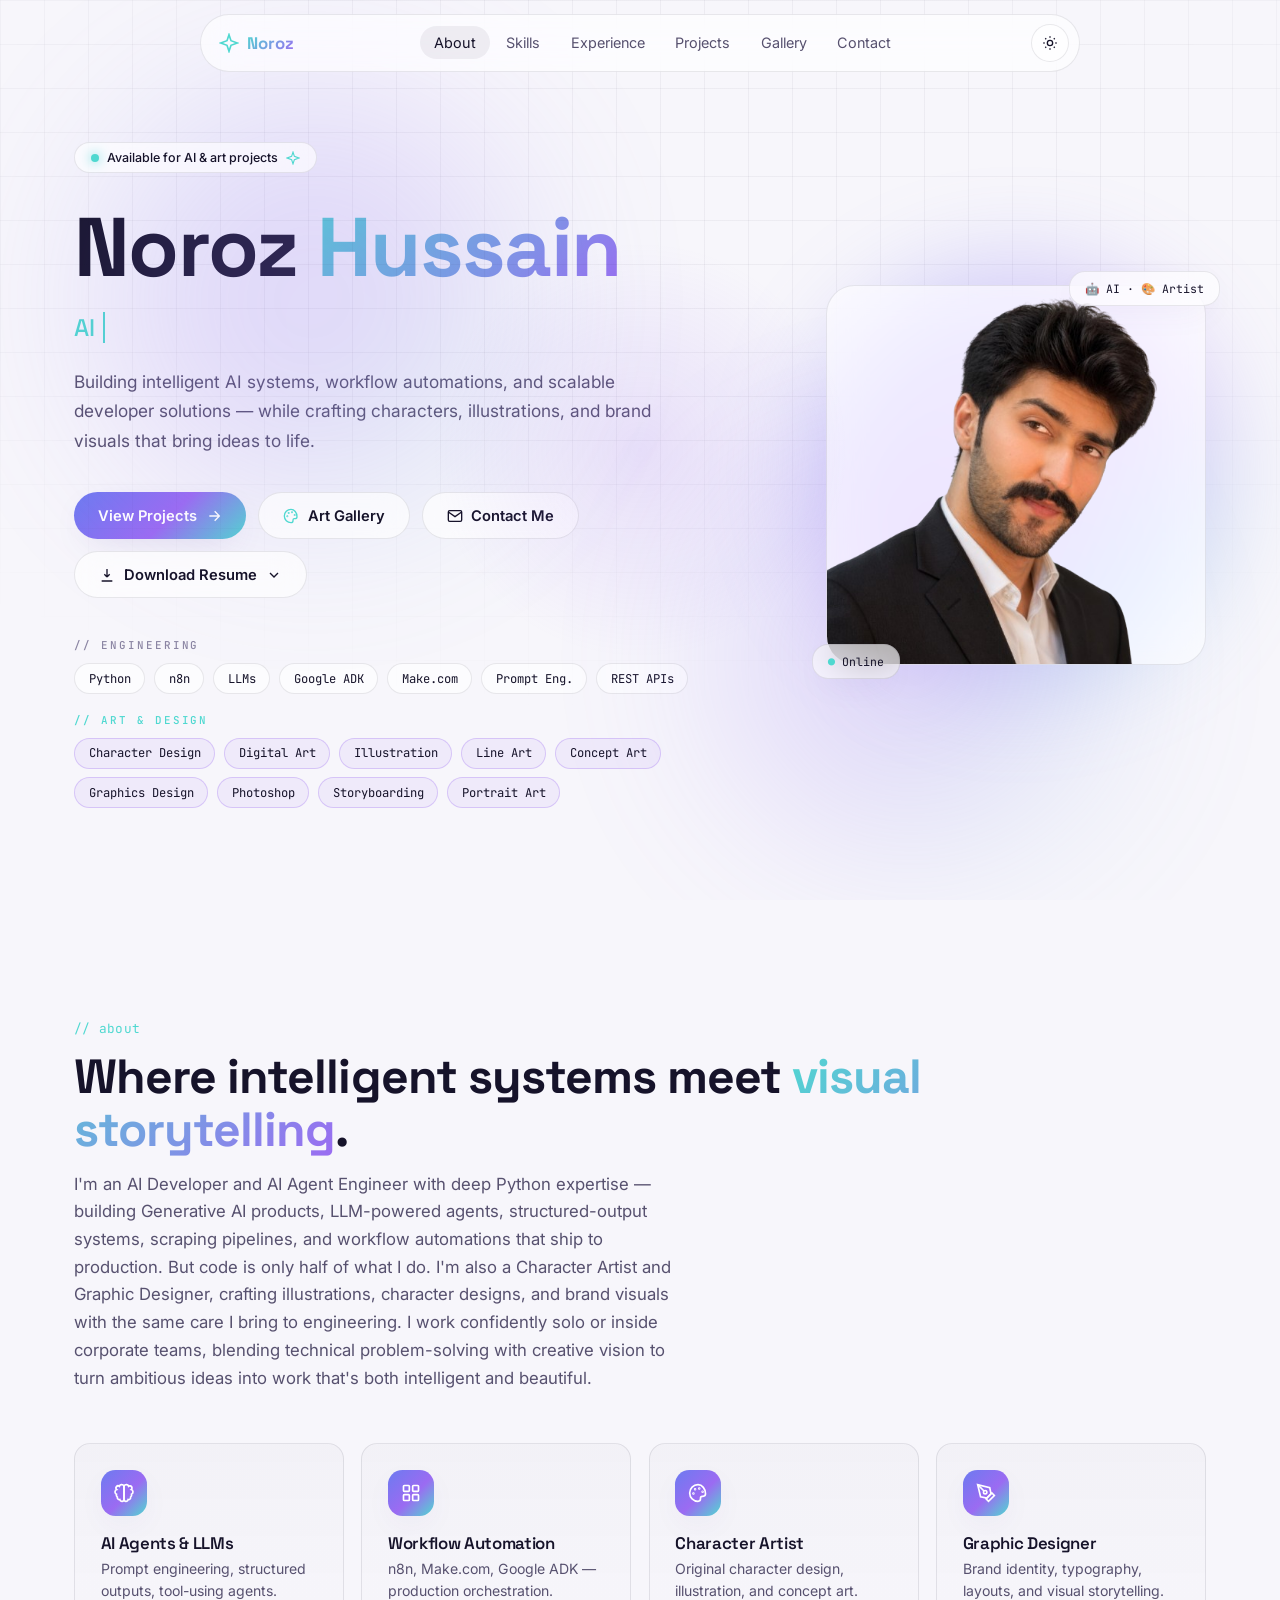
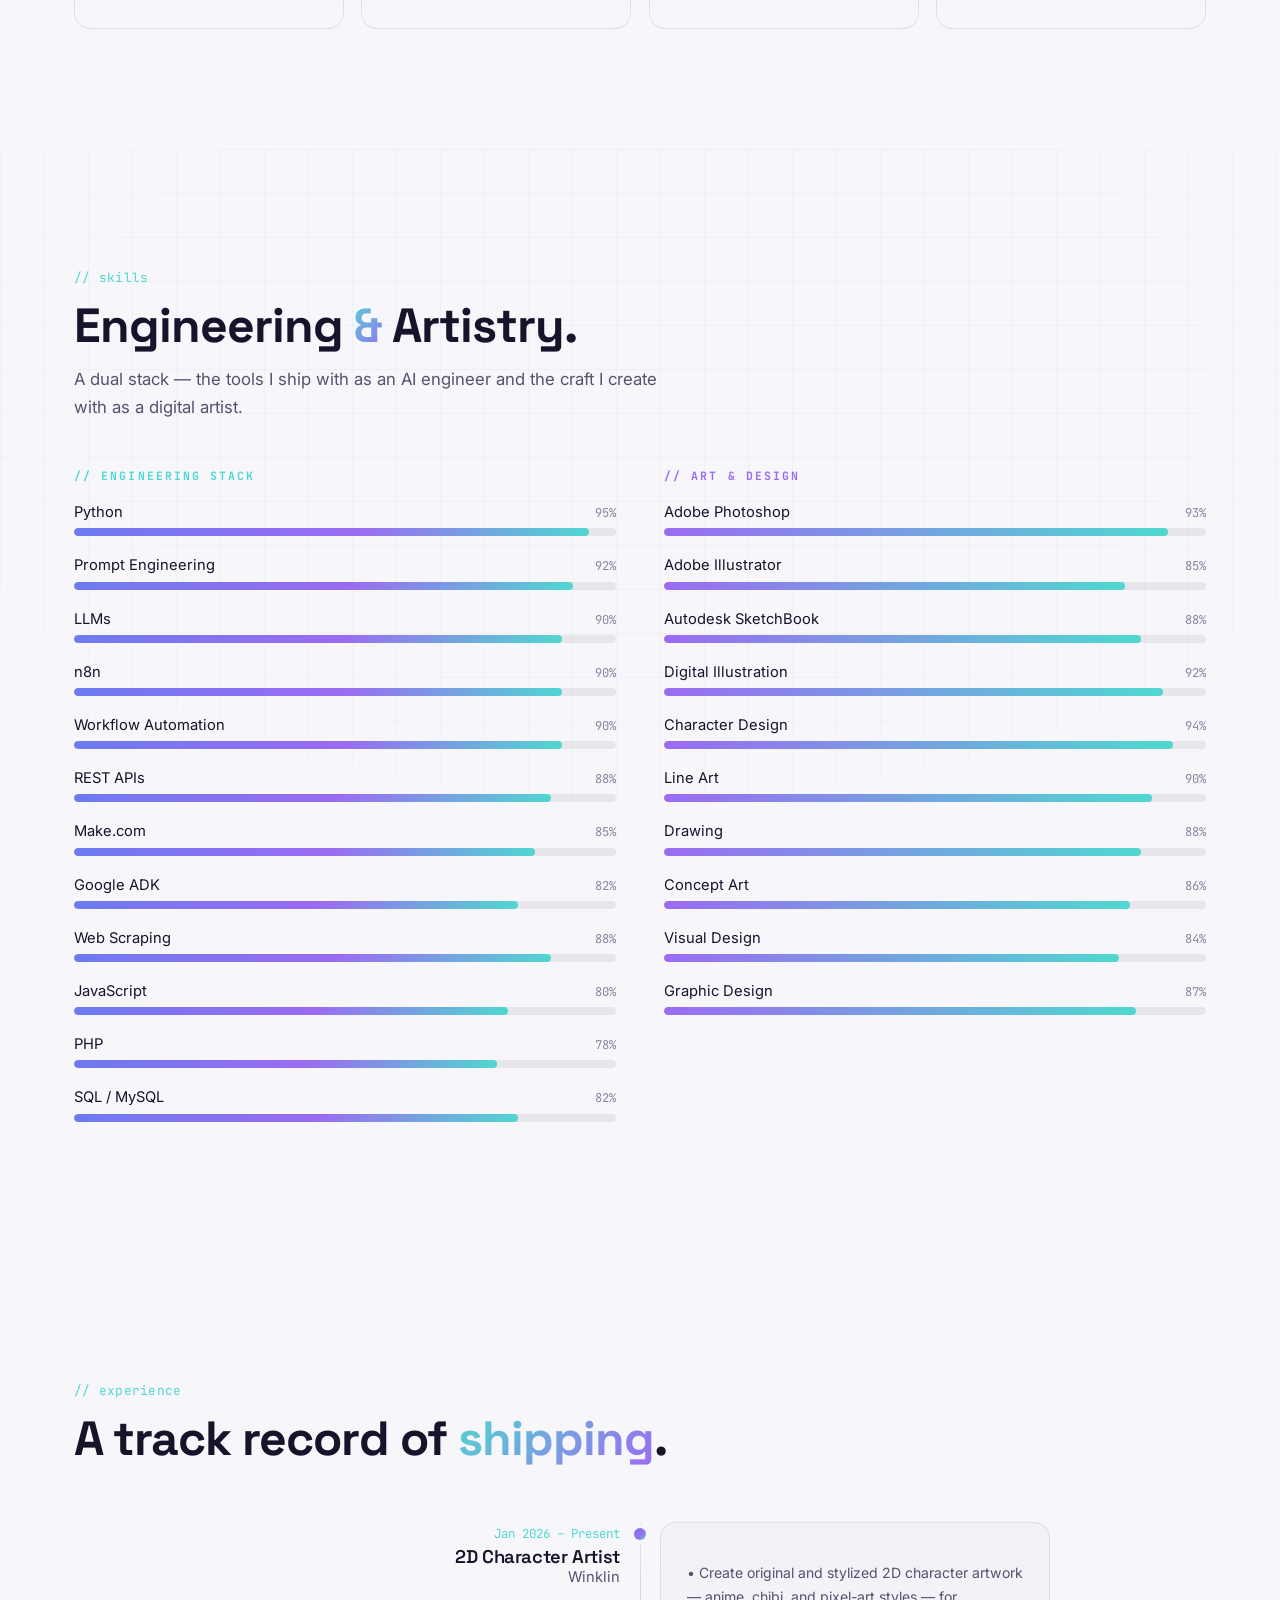
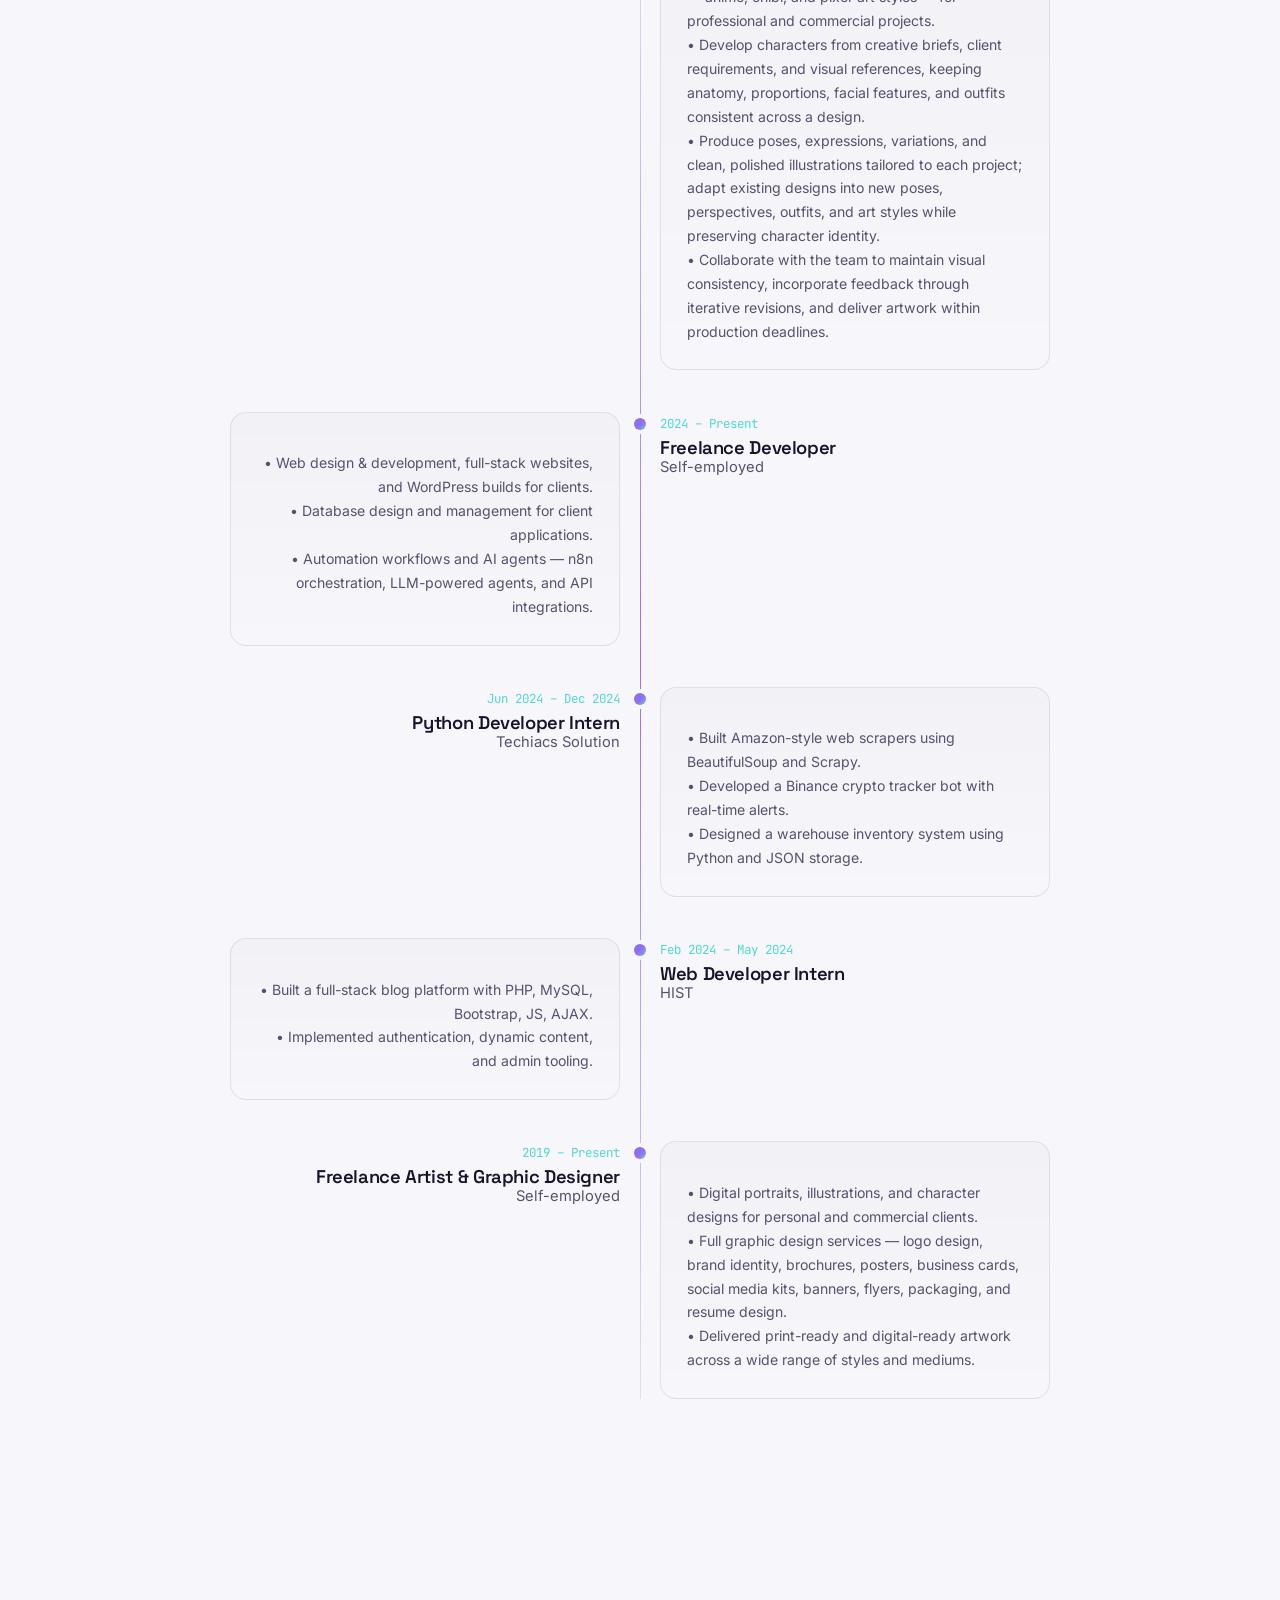
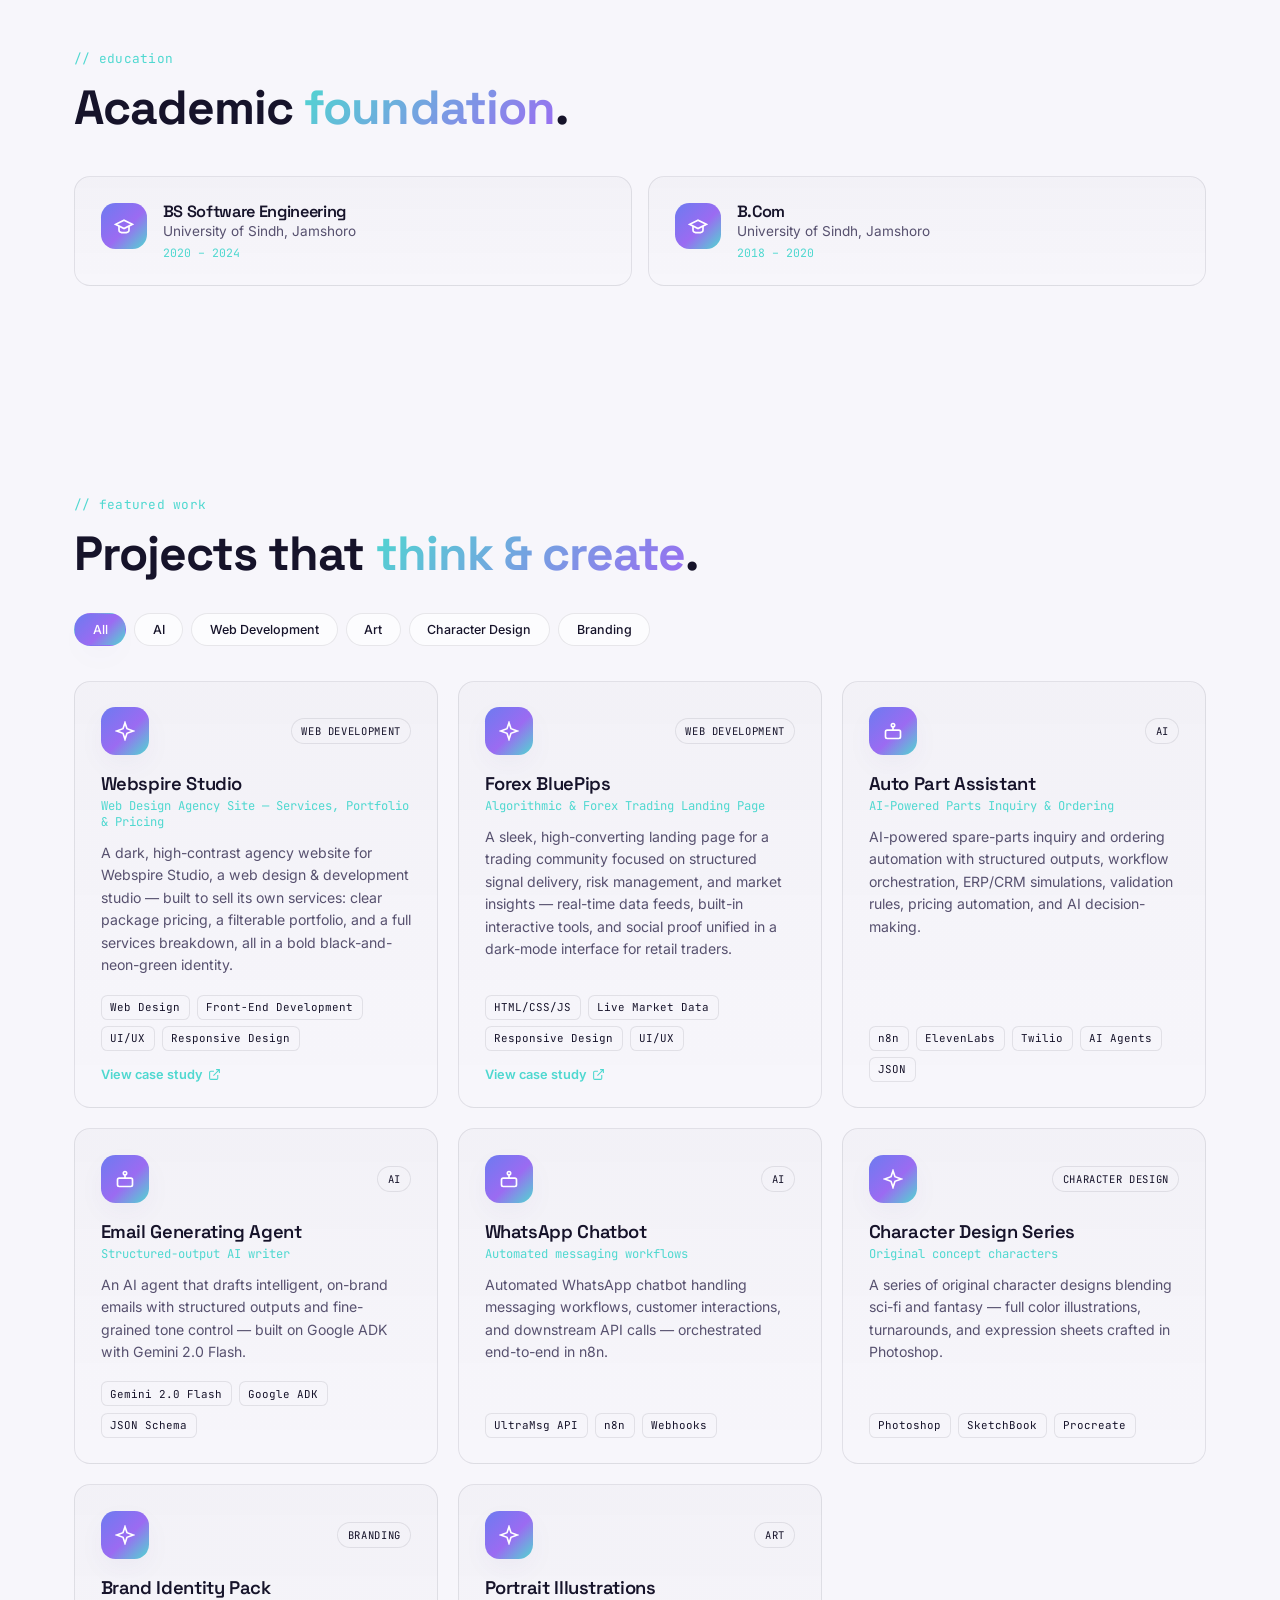
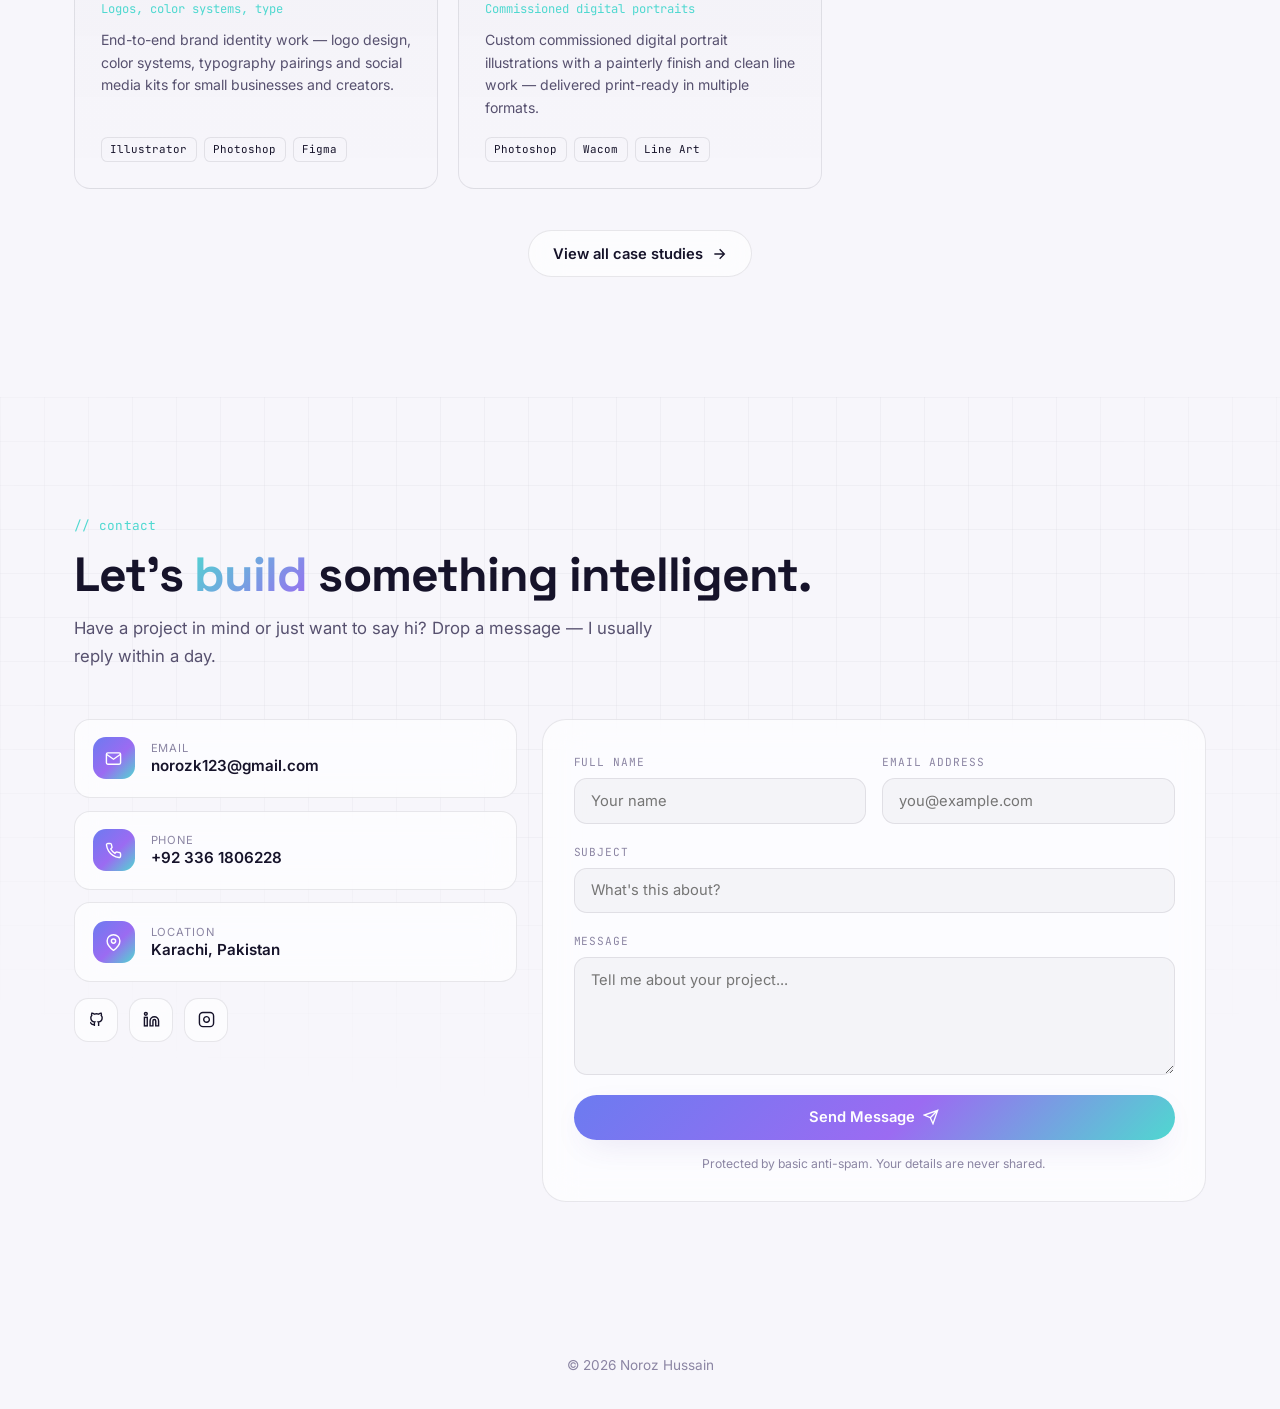
<file: index.html>
<!DOCTYPE html>
<html lang="en">
<head>
<meta charset="UTF-8">
<meta name="viewport" content="width=device-width, initial-scale=1.0">
<title>Noroz Hussain — AI Agent Engineer &amp; Character Artist</title>
<meta name="description" content="Noroz Hussain is an AI Agent Engineer and Python developer building LLM-powered agents and workflow automations, and a character artist &amp; graphic designer crafting illustrations and brand visuals.">
<meta name="keywords" content="Noroz Hussain, AI Agent Engineer, AI Developer, Python Developer, n8n Automation, Character Artist, Graphic Designer, Portfolio, Hyderabad Pakistan">
<meta name="author" content="Noroz Hussain">
<link rel="canonical" href="https://norozhussain.com/">

<!-- Open Graph -->
<meta property="og:type" content="website">
<meta property="og:title" content="Noroz Hussain — AI Agent Engineer & Character Artist">
<meta property="og:description" content="Building intelligent AI systems and workflow automations — while crafting characters, illustrations, and brand visuals.">
<meta property="og:image" content="assets/img/profile.png">
<meta property="og:url" content="https://norozhussain.com/">
<meta name="twitter:card" content="summary_large_image">
<meta name="twitter:title" content="Noroz Hussain — AI Agent Engineer & Character Artist">
<meta name="twitter:description" content="AI systems, workflow automation, character art and brand design.">
<meta name="twitter:image" content="assets/img/profile.png">

<link rel="icon" type="image/svg+xml" href="assets/img/favicon.svg">
<link rel="alternate icon" href="assets/img/favicon.ico">
<link rel="stylesheet" href="css/style.css">
<link rel="manifest" href="site.webmanifest">
<meta name="theme-color" content="#0d0b16">

<script type="application/ld+json">
{
  "@context": "https://schema.org",
  "@type": "Person",
  "name": "Noroz Hussain",
  "jobTitle": ["AI Agent Engineer", "Character Artist", "Graphic Designer"],
  "url": "https://norozhussain.com/",
  "email": "mailto:norozk123@gmail.com",
  "sameAs": [
    "https://github.com/khannoroz",
    "https://www.linkedin.com/in/noroz-hussain-786a731b7/",
    "https://www.instagram.com/noroz_khan_art/"
  ],
  "address": { "@type": "PostalAddress", "addressLocality": "Hyderabad", "addressCountry": "Pakistan" }
}
</script>
</head>
<body>

<div id="preloader"><p class="mark">Noroz<span>.</span></p></div>

<div id="mouse-glow"></div>

<!-- ===== Navbar ===== -->
<header id="navbar">
  <nav class="nav-inner glass">
    <a href="#hero" class="brand">
      <svg viewBox="0 0 24 24" fill="none" stroke="currentColor" stroke-width="2"><path d="M12 2l2.4 7.2L22 12l-7.6 2.8L12 22l-2.4-7.2L2 12l7.6-2.8z"/></svg>
      <span class="text-gradient">Noroz</span>
    </a>
    <div class="nav-links">
      <a href="#about">About</a>
      <a href="#skills">Skills</a>
      <a href="#experience">Experience</a>
      <a href="projects.html">Projects</a>
      <a href="gallery.html">Gallery</a>
      <a href="#contact">Contact</a>
    </div>
    <div class="nav-actions">
      <button class="icon-btn" id="theme-toggle" aria-label="Toggle theme">
        <svg class="moon" viewBox="0 0 24 24" fill="none" stroke="currentColor" stroke-width="2"><path d="M21 12.79A9 9 0 1111.21 3 7 7 0 0021 12.79z"/></svg>
        <svg class="sun" viewBox="0 0 24 24" fill="none" stroke="currentColor" stroke-width="2"><circle cx="12" cy="12" r="4"/><path d="M12 2v2M12 20v2M4.9 4.9l1.4 1.4M17.7 17.7l1.4 1.4M2 12h2M20 12h2M4.9 19.1l1.4-1.4M17.7 6.3l1.4-1.4"/></svg>
      </button>
      <button class="icon-btn" id="nav-toggle" aria-label="Open menu">
        <svg viewBox="0 0 24 24" fill="none" stroke="currentColor" stroke-width="2"><path d="M4 7h16M4 12h16M4 17h16"/></svg>
      </button>
    </div>
  </nav>
</header>

<div id="mobile-menu">
  <a href="#about">About</a>
  <a href="#skills">Skills</a>
  <a href="#experience">Experience</a>
  <a href="projects.html">Projects</a>
  <a href="gallery.html">Gallery</a>
  <a href="#contact">Contact</a>
</div>

<main>
  <!-- ===== Hero ===== -->
  <section id="hero" class="hero">
    <div class="bg-grid"></div>
    <div class="bg-orb" style="width:420px;height:420px;top:10%;left:8%;"></div>
    <div class="bg-orb" style="width:380px;height:380px;bottom:6%;right:14%;animation-delay:2s;"></div>

    <div class="container hero-grid">
      <div>
        <div class="badge-pill glass">
          <span class="dot-live"></span> Available for AI &amp; art projects
          <svg width="14" height="14" viewBox="0 0 24 24" fill="none" stroke="currentColor" stroke-width="2" style="color:var(--cyan)"><path d="M12 2l2.4 7.2L22 12l-7.6 2.8L12 22l-2.4-7.2L2 12l7.6-2.8z"/></svg>
        </div>

        <h1>Noroz <span class="text-gradient">Hussain</span></h1>

        <div class="hero-roles">
          <span id="role-typed"></span>
        </div>

        <p class="lead">Building intelligent AI systems, workflow automations, and scalable developer solutions — while crafting characters, illustrations, and brand visuals that bring ideas to life.</p>

        <div class="hero-actions">
          <a href="#projects" class="btn btn-primary">View Projects
            <svg viewBox="0 0 24 24" fill="none" stroke="currentColor" stroke-width="2"><path d="M5 12h14M13 5l7 7-7 7"/></svg>
          </a>
          <a href="gallery.html" class="btn btn-ghost">
            <svg viewBox="0 0 24 24" fill="none" stroke="currentColor" stroke-width="2" style="color:var(--cyan)"><circle cx="13.5" cy="6.5" r=".5"/><circle cx="17.5" cy="10.5" r=".5"/><circle cx="8.5" cy="7.5" r=".5"/><circle cx="6.5" cy="12.5" r=".5"/><path d="M12 2a10 10 0 100 20 3 3 0 003-3v-1a2 2 0 012-2h1a3 3 0 003-3c0-6-4-11-9-11z"/></svg>
            Art Gallery
          </a>
          <a href="#contact" class="btn btn-ghost">
            <svg viewBox="0 0 24 24" fill="none" stroke="currentColor" stroke-width="2"><rect x="2" y="4" width="20" height="16" rx="2"/><path d="M22 6l-10 7L2 6"/></svg>
            Contact Me
          </a>
          <div class="resume-dd">
            <button type="button" class="btn btn-ghost" id="resume-toggle" aria-haspopup="true" aria-expanded="false">
              <svg viewBox="0 0 24 24" fill="none" stroke="currentColor" stroke-width="2"><path d="M12 3v12m0 0l-4-4m4 4l4-4M4 21h16"/></svg>
              Download Resume
              <svg class="resume-caret" viewBox="0 0 24 24" fill="none" stroke="currentColor" stroke-width="2" width="14" height="14"><path d="M6 9l6 6 6-6"/></svg>
            </button>
            <div class="resume-menu" id="resume-menu">
              <a href="assets/resume/Noroz-Hussain-Resume.pdf" download class="resume-menu-item">
                <svg viewBox="0 0 24 24" fill="none" stroke="currentColor" stroke-width="2"><rect x="2" y="4" width="20" height="16" rx="2"/><path d="M22 6l-10 7L2 6"/></svg>
                <span><strong>Developer CV</strong><small>AI &amp; software engineering</small></span>
              </a>
              <a href="assets/resume/Noroz-Hussain-Artist-CV.pdf" download class="resume-menu-item">
                <svg viewBox="0 0 24 24" fill="none" stroke="currentColor" stroke-width="2" style="color:var(--cyan)"><circle cx="13.5" cy="6.5" r=".5"/><circle cx="17.5" cy="10.5" r=".5"/><circle cx="8.5" cy="7.5" r=".5"/><circle cx="6.5" cy="12.5" r=".5"/><path d="M12 2a10 10 0 100 20 3 3 0 003-3v-1a2 2 0 012-2h1a3 3 0 003-3c0-6-4-11-9-11z"/></svg>
                <span><strong>Artist CV</strong><small>Character design &amp; illustration</small></span>
              </a>
            </div>
          </div>
        </div>

        <div class="badge-groups">
          <div>
            <h4>// engineering</h4>
            <div class="chip-row">
              <span class="chip chip--tech">Python</span>
              <span class="chip chip--tech">n8n</span>
              <span class="chip chip--tech">LLMs</span>
              <span class="chip chip--tech">Google ADK</span>
              <span class="chip chip--tech">Make.com</span>
              <span class="chip chip--tech">Prompt Eng.</span>
              <span class="chip chip--tech">REST APIs</span>
            </div>
          </div>
          <div>
            <h4 class="art-label">// art &amp; design</h4>
            <div class="chip-row">
              <span class="chip chip--art">Character Design</span>
              <span class="chip chip--art">Digital Art</span>
              <span class="chip chip--art">Illustration</span>
              <span class="chip chip--art">Line Art</span>
              <span class="chip chip--art">Concept Art</span>
              <span class="chip chip--art">Graphics Design</span>
              <span class="chip chip--art">Photoshop</span>
              <span class="chip chip--art">Storyboarding</span>
              <span class="chip chip--art">Portrait Art</span>
            </div>
          </div>
        </div>
      </div>

      <div class="hero-portrait">
        <div class="glow-ring"></div>
        <div class="portrait-frame glass">
          <img src="assets/img/profile.png" alt="Noroz Hussain — AI Developer and Character Artist" width="493" height="506">
        </div>
        <div class="float-tag bl glass"><span style="color:var(--cyan)">●</span> Online</div>
        <div class="float-tag tl glass">🤖 AI · 🎨 Artist</div>
      </div>
    </div>
  </section>

  <!-- ===== About ===== -->
  <section id="about" class="section">
    <div class="container">
      <div class="reveal">
        <p class="eyebrow">// about</p>
        <h2 class="section-title">Where intelligent systems meet <span class="text-gradient">visual storytelling</span>.</h2>
      </div>
      <p class="section-lead reveal">I'm an AI Developer and AI Agent Engineer with deep Python expertise — building Generative AI products, LLM-powered agents, structured-output systems, scraping pipelines, and workflow automations that ship to production. But code is only half of what I do. I'm also a Character Artist and Graphic Designer, crafting illustrations, character designs, and brand visuals with the same care I bring to engineering. I work confidently solo or inside corporate teams, blending technical problem-solving with creative vision to turn ambitious ideas into work that's both intelligent and beautiful.</p>

      <div class="about-grid">
        <div class="card about-card reveal">
          <div class="icon-tile"><svg viewBox="0 0 24 24" fill="none" stroke="currentColor" stroke-width="2"><path d="M9.5 2A2.5 2.5 0 0112 4.5v15a2.5 2.5 0 01-4.96.44 2.5 2.5 0 01-2.96-3.08A3 3 0 013 13.5a3 3 0 01.34-5.61A2.5 2.5 0 016.5 4a2.5 2.5 0 013-2z"/><path d="M14.5 2A2.5 2.5 0 0012 4.5v15a2.5 2.5 0 004.96.44 2.5 2.5 0 002.96-3.08A3 3 0 0021 13.5a3 3 0 00-.34-5.61A2.5 2.5 0 0017.5 4a2.5 2.5 0 00-3-2z"/></svg></div>
          <h3>AI Agents &amp; LLMs</h3>
          <p>Prompt engineering, structured outputs, tool-using agents.</p>
        </div>
        <div class="card about-card reveal" style="transition-delay:.05s">
          <div class="icon-tile"><svg viewBox="0 0 24 24" fill="none" stroke="currentColor" stroke-width="2"><rect x="3" y="3" width="7" height="7" rx="1"/><rect x="14" y="3" width="7" height="7" rx="1"/><rect x="14" y="14" width="7" height="7" rx="1"/><rect x="3" y="14" width="7" height="7" rx="1"/></svg></div>
          <h3>Workflow Automation</h3>
          <p>n8n, Make.com, Google ADK — production orchestration.</p>
        </div>
        <div class="card about-card reveal" style="transition-delay:.1s">
          <div class="icon-tile"><svg viewBox="0 0 24 24" fill="none" stroke="currentColor" stroke-width="2"><circle cx="13.5" cy="6.5" r=".5"/><circle cx="17.5" cy="10.5" r=".5"/><circle cx="8.5" cy="7.5" r=".5"/><circle cx="6.5" cy="12.5" r=".5"/><path d="M12 2a10 10 0 100 20 3 3 0 003-3v-1a2 2 0 012-2h1a3 3 0 003-3c0-6-4-11-9-11z"/></svg></div>
          <h3>Character Artist</h3>
          <p>Original character design, illustration, and concept art.</p>
        </div>
        <div class="card about-card reveal" style="transition-delay:.15s">
          <div class="icon-tile"><svg viewBox="0 0 24 24" fill="none" stroke="currentColor" stroke-width="2"><path d="M12 19l7-7 3 3-7 7-3-3z"/><path d="M18 13l-1.5-7.5L2 2l3.5 14.5L13 18l5-5z"/><path d="M2 2l7.586 7.586"/><circle cx="11" cy="11" r="2"/></svg></div>
          <h3>Graphic Designer</h3>
          <p>Brand identity, typography, layouts, and visual storytelling.</p>
        </div>
      </div>
    </div>
  </section>

  <!-- ===== Skills ===== -->
  <section id="skills" class="section">
    <div class="bg-grid" style="opacity:.3"></div>
    <div class="container">
      <div class="reveal">
        <p class="eyebrow">// skills</p>
        <h2 class="section-title">Engineering <span class="text-gradient">&amp;</span> Artistry.</h2>
        <p class="section-lead">A dual stack — the tools I ship with as an AI engineer and the craft I create with as a digital artist.</p>
      </div>

      <div class="skills-grid">
        <div class="skills-col tech reveal">
          <h4>// engineering stack</h4>
          <div id="skills-tech"></div>
        </div>
        <div class="skills-col art reveal">
          <h4>// art &amp; design</h4>
          <div id="skills-art"></div>
        </div>
      </div>
    </div>
  </section>

  <!-- ===== Experience ===== -->
  <section id="experience" class="section">
    <div class="container">
      <div class="reveal text-center" style="text-align:left">
        <p class="eyebrow">// experience</p>
        <h2 class="section-title">A track record of <span class="text-gradient">shipping</span>.</h2>
      </div>

      <div class="timeline">
        <div class="timeline-item reveal">
          <div class="timeline-dot"></div>
          <div class="timeline-left">
            <span class="timeline-when">Jan 2026 – Present</span>
            <h3 class="timeline-role">2D Character Artist</h3>
            <p class="timeline-co">Winklin</p>
          </div>
          <div class="timeline-right">
            <div class="card">
              <div class="timeline-points">
                <p>• Create original and stylized 2D character artwork — anime, chibi, and pixel-art styles — for professional and commercial projects.</p>
                <p>• Develop characters from creative briefs, client requirements, and visual references, keeping anatomy, proportions, facial features, and outfits consistent across a design.</p>
                <p>• Produce poses, expressions, variations, and clean, polished illustrations tailored to each project; adapt existing designs into new poses, perspectives, outfits, and art styles while preserving character identity.</p>
                <p>• Collaborate with the team to maintain visual consistency, incorporate feedback through iterative revisions, and deliver artwork within production deadlines.</p>
              </div>
            </div>
          </div>
        </div>
        <div class="timeline-item reveal">
          <div class="timeline-dot"></div>
          <div class="timeline-left">
            <span class="timeline-when">2024 – Present</span>
            <h3 class="timeline-role">Freelance Developer</h3>
            <p class="timeline-co">Self-employed</p>
          </div>
          <div class="timeline-right">
            <div class="card">
              <div class="timeline-points">
                <p>• Web design &amp; development, full-stack websites, and WordPress builds for clients.</p>
                <p>• Database design and management for client applications.</p>
                <p>• Automation workflows and AI agents — n8n orchestration, LLM-powered agents, and API integrations.</p>
              </div>
            </div>
          </div>
        </div>
        <div class="timeline-item reveal">
          <div class="timeline-dot"></div>
          <div class="timeline-left">
            <span class="timeline-when">Jun 2024 – Dec 2024</span>
            <h3 class="timeline-role">Python Developer Intern</h3>
            <p class="timeline-co">Techiacs Solution</p>
          </div>
          <div class="timeline-right">
            <div class="card">
              <div class="timeline-points">
                <p>• Built Amazon-style web scrapers using BeautifulSoup and Scrapy.</p>
                <p>• Developed a Binance crypto tracker bot with real-time alerts.</p>
                <p>• Designed a warehouse inventory system using Python and JSON storage.</p>
              </div>
            </div>
          </div>
        </div>
        <div class="timeline-item reveal">
          <div class="timeline-dot"></div>
          <div class="timeline-left">
            <span class="timeline-when">Feb 2024 – May 2024</span>
            <h3 class="timeline-role">Web Developer Intern</h3>
            <p class="timeline-co">HIST</p>
          </div>
          <div class="timeline-right">
            <div class="card">
              <div class="timeline-points">
                <p>• Built a full-stack blog platform with PHP, MySQL, Bootstrap, JS, AJAX.</p>
                <p>• Implemented authentication, dynamic content, and admin tooling.</p>
              </div>
            </div>
          </div>
        </div>
        <div class="timeline-item reveal">
          <div class="timeline-dot"></div>
          <div class="timeline-left">
            <span class="timeline-when">2019 – Present</span>
            <h3 class="timeline-role">Freelance Artist &amp; Graphic Designer</h3>
            <p class="timeline-co">Self-employed</p>
          </div>
          <div class="timeline-right">
            <div class="card">
              <div class="timeline-points">
                <p>• Digital portraits, illustrations, and character designs for personal and commercial clients.</p>
                <p>• Full graphic design services — logo design, brand identity, brochures, posters, business cards, social media kits, banners, flyers, packaging, and resume design.</p>
                <p>• Delivered print-ready and digital-ready artwork across a wide range of styles and mediums.</p>
              </div>
            </div>
          </div>
        </div>
      </div>
    </div>
  </section>

  <!-- ===== Education ===== -->
  <section id="education" class="section section--tight">
    <div class="container">
      <div class="reveal">
        <p class="eyebrow">// education</p>
        <h2 class="section-title">Academic <span class="text-gradient">foundation</span>.</h2>
      </div>
      <div class="edu-grid">
        <div class="card edu-card reveal">
          <div class="icon-tile"><svg viewBox="0 0 24 24" fill="none" stroke="currentColor" stroke-width="2"><path d="M22 10L12 5 2 10l10 5 10-5z"/><path d="M6 12v5c0 1.66 2.69 3 6 3s6-1.34 6-3v-5"/></svg></div>
          <div>
            <h3>BS Software Engineering</h3>
            <p>University of Sindh, Jamshoro</p>
            <span class="period">2020 – 2024</span>
          </div>
        </div>
        <div class="card edu-card reveal" style="transition-delay:.08s">
          <div class="icon-tile"><svg viewBox="0 0 24 24" fill="none" stroke="currentColor" stroke-width="2"><path d="M22 10L12 5 2 10l10 5 10-5z"/><path d="M6 12v5c0 1.66 2.69 3 6 3s6-1.34 6-3v-5"/></svg></div>
          <div>
            <h3>B.Com</h3>
            <p>University of Sindh, Jamshoro</p>
            <span class="period">2018 – 2020</span>
          </div>
        </div>
      </div>
    </div>
  </section>

  <!-- ===== Projects ===== -->
  <section id="projects" class="section">
    <div class="container">
      <div class="reveal">
        <p class="eyebrow">// featured work</p>
        <h2 class="section-title">Projects that <span class="text-gradient">think &amp; create</span>.</h2>
      </div>

      <div class="filter-row reveal">
        <button class="filter-btn active" data-filter="All">All</button>
        <button class="filter-btn" data-filter="AI">AI</button>
        <button class="filter-btn" data-filter="Web Development">Web Development</button>
        <button class="filter-btn" data-filter="Art">Art</button>
        <button class="filter-btn" data-filter="Character Design">Character Design</button>
        <button class="filter-btn" data-filter="Branding">Branding</button>
      </div>

      <div class="projects-grid" id="projects-grid"></div>

      <div class="reveal" style="text-align:center; margin-top:2.6rem">
        <a href="projects.html" class="btn btn-ghost">
          View all case studies
          <svg viewBox="0 0 24 24" fill="none" stroke="currentColor" stroke-width="2"><path d="M5 12h14M13 5l7 7-7 7"/></svg>
        </a>
      </div>
    </div>
  </section>

  <!-- ===== Contact ===== -->
  <section id="contact" class="section">
    <div class="bg-grid" style="opacity:.35"></div>
    <div class="container">
      <div class="reveal">
        <p class="eyebrow">// contact</p>
        <h2 class="section-title">Let's <span class="text-gradient">build</span> something intelligent.</h2>
        <p class="section-lead">Have a project in mind or just want to say hi? Drop a message — I usually reply within a day.</p>
      </div>

      <div class="contact-grid">
        <div class="reveal">
          <a href="mailto:norozk123@gmail.com" class="glass contact-info-item">
            <div class="icon-tile"><svg viewBox="0 0 24 24" fill="none" stroke="currentColor" stroke-width="2"><rect x="2" y="4" width="20" height="16" rx="2"/><path d="M22 6l-10 7L2 6"/></svg></div>
            <div><p class="label">Email</p><p class="value">norozk123@gmail.com</p></div>
          </a>
          <a href="tel:+923361806228" class="glass contact-info-item">
            <div class="icon-tile"><svg viewBox="0 0 24 24" fill="none" stroke="currentColor" stroke-width="2"><path d="M22 16.92v3a2 2 0 01-2.18 2 19.79 19.79 0 01-8.63-3.07 19.5 19.5 0 01-6-6 19.79 19.79 0 01-3.07-8.67A2 2 0 014.11 2h3a2 2 0 012 1.72c.127.96.361 1.903.7 2.81a2 2 0 01-.45 2.11L8.09 9.91a16 16 0 006 6l1.27-1.27a2 2 0 012.11-.45c.907.339 1.85.573 2.81.7A2 2 0 0122 16.92z"/></svg></div>
            <div><p class="label">Phone</p><p class="value">+92 336 1806228</p></div>
          </a>
          <div class="glass contact-info-item">
            <div class="icon-tile"><svg viewBox="0 0 24 24" fill="none" stroke="currentColor" stroke-width="2"><path d="M21 10c0 7-9 13-9 13s-9-6-9-13a9 9 0 0118 0z"/><circle cx="12" cy="10" r="3"/></svg></div>
            <div><p class="label">Location</p><p class="value">Karachi, Pakistan</p></div>
          </div>
          <div class="social-row">
            <a href="https://github.com/khannoroz" target="_blank" rel="noopener noreferrer" class="glass" aria-label="GitHub">
              <svg viewBox="0 0 24 24" fill="none" stroke="currentColor" stroke-width="2"><path d="M9 19c-4.3 1.4-4.3-2.5-6-3m12 5v-3.5c0-1 .1-1.4-.5-2 2.8-.3 5.5-1.4 5.5-6a4.6 4.6 0 00-1.3-3.2 4.2 4.2 0 00-.1-3.2s-1.1-.3-3.5 1.3a12.3 12.3 0 00-6.2 0C6.5 2.8 5.4 3.1 5.4 3.1a4.2 4.2 0 00-.1 3.2A4.6 4.6 0 004 9.5c0 4.6 2.7 5.7 5.5 6-.6.6-.6 1.2-.5 2V21"/></svg>
            </a>
            <a href="https://www.linkedin.com/in/noroz-hussain-786a731b7/" target="_blank" rel="noopener noreferrer" class="glass" aria-label="LinkedIn">
              <svg viewBox="0 0 24 24" fill="none" stroke="currentColor" stroke-width="2"><path d="M16 8a6 6 0 016 6v7h-4v-7a2 2 0 00-2-2 2 2 0 00-2 2v7h-4v-7a6 6 0 016-6z"/><rect x="2" y="9" width="4" height="12"/><circle cx="4" cy="4" r="2"/></svg>
            </a>
            <a href="https://www.instagram.com/noroz_khan_art/" target="_blank" rel="noopener noreferrer" class="glass" aria-label="Instagram">
              <svg viewBox="0 0 24 24" fill="none" stroke="currentColor" stroke-width="2"><rect x="2" y="2" width="20" height="20" rx="5"/><path d="M16 11.37A4 4 0 1112.63 8 4 4 0 0116 11.37z"/><path d="M17.5 6.5h.01"/></svg>
            </a>
          </div>
        </div>

        <div class="reveal">
          <form id="contact-form" class="glass form-card" novalidate>
            <input type="text" name="company" class="honeypot" tabindex="-1" autocomplete="off" aria-hidden="true">
            <div class="form-row">
              <div class="field" id="field-name">
                <label for="name">Full Name</label>
                <input id="name" name="name" type="text" placeholder="Your name" required>
                <p class="field-error">Name is too short.</p>
              </div>
              <div class="field" id="field-email">
                <label for="email">Email Address</label>
                <input id="email" name="email" type="email" placeholder="you@example.com" required>
                <p class="field-error">Enter a valid email.</p>
              </div>
            </div>
            <div class="field" id="field-subject">
              <label for="subject">Subject</label>
              <input id="subject" name="subject" type="text" placeholder="What's this about?" required>
              <p class="field-error">Add a subject.</p>
            </div>
            <div class="field" id="field-message">
              <label for="message">Message</label>
              <textarea id="message" name="message" rows="5" placeholder="Tell me about your project..." required></textarea>
              <p class="field-error">Tell me a bit more (min 10 characters).</p>
            </div>

            <button type="submit" class="btn btn-primary btn-block">
              <span class="spinner"></span>
              <span class="btn-label">Send Message</span>
              <svg class="btn-label" viewBox="0 0 24 24" fill="none" stroke="currentColor" stroke-width="2"><path d="M22 2L11 13M22 2l-7 20-4-9-9-4 20-7z"/></svg>
            </button>

            <div class="form-status" id="form-status"></div>
            <p class="form-note">Protected by basic anti-spam. Your details are never shared.</p>
          </form>
        </div>
      </div>
    </div>
  </section>
</main>

<footer>
  <div class="container">
    <p>© <span id="year"></span> Noroz Hussain</p>
  </div>
</footer>

<button id="to-top" class="glass" aria-label="Back to top">
  <svg viewBox="0 0 24 24" fill="none" stroke="currentColor" stroke-width="2"><path d="M12 19V5M5 12l7-7 7 7"/></svg>
</button>

<script src="js/content.js"></script>
<script src="js/main.js"></script>
</body>
</html>
</file>
<file: css/style.css>
/* ==========================================================================
   Noroz Hussain — Portfolio
   Design system: dark-first glassmorphism with neon cyan / violet accents
   ========================================================================== */

/* ---------- Fonts ---------- */
@import url('https://fonts.googleapis.com/css2?family=Space+Grotesk:wght@500;600;700&family=Inter:wght@400;500;600;700&family=JetBrains+Mono:wght@400;500&display=swap');

/* ---------- Design tokens ---------- */
:root{
  color-scheme: dark;
  --bg: #0d0b16;
  --bg-soft: #131022;
  --surface: #171425;
  --fg: #f3f1fa;
  --fg-muted: #a9a3c2;
  --fg-dim: #756f92;
  --border: rgba(255,255,255,.09);
  --border-hover: rgba(255,255,255,.18);
  --glass: rgba(23,20,37,.55);
  --glass-strong: rgba(23,20,37,.82);

  --cyan: #4fd8d0;
  --violet: #9b6bf2;
  --blue: #6c7bf0;
  --pink: #e572c4;

  --grad-hero: linear-gradient(135deg, var(--blue) 0%, var(--violet) 55%, var(--cyan) 100%);
  --grad-text: linear-gradient(135deg, var(--cyan) 0%, var(--violet) 100%);
  --grad-art: linear-gradient(90deg, var(--violet), var(--cyan));

  --shadow-soft: 0 10px 40px -12px rgba(108,79,220,.35);
  --shadow-glow: 0 0 50px -8px rgba(108,79,220,.55);
  --radius: 1rem;
  --radius-sm: .65rem;
  --radius-lg: 1.5rem;

  --font-display: 'Space Grotesk', system-ui, sans-serif;
  --font-sans: 'Inter', system-ui, sans-serif;
  --font-mono: 'JetBrains Mono', ui-monospace, monospace;

  --container: 1180px;
  --nav-h: 76px;
}

:root[data-theme="light"]{
  color-scheme: light;
  --bg: #f7f6fb;
  --bg-soft: #ffffff;
  --surface: #ffffff;
  --fg: #16132a;
  --fg-muted: #57516f;
  --fg-dim: #8b85a3;
  --border: rgba(20,15,40,.09);
  --border-hover: rgba(20,15,40,.18);
  --glass: rgba(255,255,255,.65);
  --glass-strong: rgba(255,255,255,.9);
  --shadow-soft: 0 10px 34px -14px rgba(80,60,160,.22);
  --shadow-glow: 0 0 44px -10px rgba(120,90,220,.35);
}

*,*::before,*::after{ box-sizing: border-box; }
html{ scroll-behavior: smooth; }
body{
  margin:0;
  background: var(--bg);
  color: var(--fg);
  font-family: var(--font-sans);
  -webkit-font-smoothing: antialiased;
  overflow-x: hidden;
  transition: background-color .4s ease, color .4s ease;
}
h1,h2,h3,h4{ font-family: var(--font-display); letter-spacing: -0.02em; margin: 0; line-height: 1.1; }
p{ margin: 0; }
a{ color: inherit; text-decoration: none; }
img{ max-width: 100%; display: block; }
button{ font: inherit; color: inherit; background: none; border: 0; cursor: pointer; }
ul{ margin:0; padding:0; list-style:none; }
::selection{ background: var(--violet); color: #fff; }

.container{ max-width: var(--container); margin: 0 auto; padding: 0 24px; }
.section{ position: relative; padding: 120px 0; }
.section--tight{ padding: 90px 0; }
@media (max-width: 720px){
  .section{ padding: 80px 0; }
}

.eyebrow{
  display:flex; align-items:center; gap:.5rem;
  font-family: var(--font-mono); font-size: .8rem;
  color: var(--cyan); margin-bottom: .9rem; letter-spacing: .02em;
}
.section-title{ font-size: clamp(2rem, 4.2vw, 3rem); font-weight: 700; }
.section-lead{ margin-top: .85rem; max-width: 620px; color: var(--fg-muted); font-size: 1.05rem; line-height: 1.65; }

.text-gradient{
  background: var(--grad-text);
  -webkit-background-clip: text; background-clip: text; color: transparent;
}

/* ---------- Buttons ---------- */
.btn{
  display: inline-flex; align-items: center; gap: .55rem;
  padding: .85rem 1.5rem; border-radius: 999px;
  font-weight: 600; font-size: .92rem;
  transition: transform .25s ease, box-shadow .25s ease, background-color .25s ease, border-color .25s ease;
  white-space: nowrap;
}
.btn svg{ width: 16px; height: 16px; }
.btn-primary{ background: var(--grad-hero); color: #fff; box-shadow: var(--shadow-soft); }
.btn-primary:hover{ box-shadow: var(--shadow-glow); transform: translateY(-2px); }
.btn-ghost{ background: var(--glass); border: 1px solid var(--border); backdrop-filter: blur(16px); }
.btn-ghost:hover{ border-color: var(--border-hover); transform: translateY(-2px); box-shadow: var(--shadow-soft); }
.btn-block{ width: 100%; justify-content: center; }

/* ---------- Glass / cards ---------- */
.glass{
  background: var(--glass);
  border: 1px solid var(--border);
  backdrop-filter: blur(18px) saturate(160%);
  -webkit-backdrop-filter: blur(18px) saturate(160%);
}
.card{
  position: relative;
  border-radius: var(--radius);
  border: 1px solid var(--border);
  background: linear-gradient(180deg, rgba(255,255,255,.03), rgba(255,255,255,0));
  padding: 1.6rem;
  transition: transform .3s ease, border-color .3s ease, box-shadow .3s ease;
}
:root[data-theme="light"] .card{ background: linear-gradient(180deg, rgba(20,15,40,.02), rgba(20,15,40,0)); }
.card:hover{ transform: translateY(-4px); border-color: var(--border-hover); box-shadow: var(--shadow-soft); }

/* ---------- Background fx ---------- */
.bg-grid{
  position: absolute; inset: 0; pointer-events: none; opacity: .5;
  background-image:
    linear-gradient(var(--border) 1px, transparent 1px),
    linear-gradient(90deg, var(--border) 1px, transparent 1px);
  background-size: 44px 44px;
  mask-image: radial-gradient(ellipse 90% 60% at 50% 20%, #000 40%, transparent 100%);
}
.bg-orb{
  position: absolute; border-radius: 50%; filter: blur(90px); pointer-events: none;
  background: var(--grad-hero); opacity: .22; animation: float-orb 10s ease-in-out infinite;
}
@keyframes float-orb{ 0%,100%{ transform: translateY(0) } 50%{ transform: translateY(-24px) } }

#mouse-glow{
  position: fixed; top:0; left:0; width: 420px; height: 420px; border-radius: 50%;
  background: radial-gradient(circle, rgba(155,107,242,.16), transparent 70%);
  pointer-events: none; z-index: 1; transform: translate(-50%,-50%);
  transition: opacity .3s ease; will-change: transform;
}
@media (max-width: 900px){ #mouse-glow{ display:none; } }

canvas#particles{ position:absolute; inset:0; width:100%; height:100%; opacity:.55; }

/* ---------- Reveal on scroll ---------- */
.reveal{ opacity: 0; transform: translateY(22px); transition: opacity .7s ease, transform .7s ease; }
.reveal.in-view{ opacity: 1; transform: translateY(0); }

/* ---------- Navbar ---------- */
#navbar{
  position: fixed; top: 14px; left: 0; right: 0; z-index: 100;
  display: flex; justify-content: center; padding: 0 16px;
}
.nav-inner{
  display:flex; align-items:center; justify-content: space-between; gap: 1.5rem;
  width: 100%; max-width: 880px;
  border-radius: 999px; padding: .55rem .6rem .55rem 1.1rem;
}
.brand{ display:flex; align-items:center; gap:.5rem; font-family: var(--font-display); font-weight:700; font-size:1.05rem; }
.brand svg{ width:20px; height:20px; color: var(--cyan); }
.nav-links{ display:flex; align-items:center; gap:.2rem; }
.nav-links a{
  padding: .5rem .85rem; border-radius: 999px; font-size: .9rem; color: var(--fg-muted);
  transition: color .2s ease, background-color .2s ease;
}
.nav-links a:hover, .nav-links a.active{ color: var(--fg); background: rgba(255,255,255,.06); }
:root[data-theme="light"] .nav-links a:hover, :root[data-theme="light"] .nav-links a.active{ background: rgba(20,15,40,.06); }
.nav-actions{ display:flex; align-items:center; gap:.4rem; }
.icon-btn{
  width: 38px; height: 38px; display:grid; place-items:center; border-radius: 999px;
  background: var(--glass); border: 1px solid var(--border); transition: all .25s ease;
}
.icon-btn:hover{ border-color: var(--border-hover); box-shadow: var(--shadow-soft); }
.icon-btn svg{ width:16px; height:16px; }
#theme-toggle .sun{ display:none; }
:root[data-theme="light"] #theme-toggle .moon{ display:none; }
:root[data-theme="light"] #theme-toggle .sun{ display:block; }
#nav-toggle{ display:none; }

@media (max-width: 780px){
  .nav-links{ display:none; }
  #nav-toggle{ display:grid; }
  .nav-inner{ max-width: 92%; }
}

#mobile-menu{
  position: fixed; inset: 0; z-index: 99; display: none;
  background: var(--bg-soft); padding: 110px 30px 40px;
}
#mobile-menu.open{ display:block; }
#mobile-menu a{
  display:block; padding: 1rem 0; font-family: var(--font-display); font-size: 1.5rem; font-weight:600;
  border-bottom: 1px solid var(--border);
}

/* ---------- Hero ---------- */
.hero{ min-height: 100vh; display:flex; align-items:center; padding-top: 130px; padding-bottom: 80px; position: relative; overflow: hidden; }
.hero-grid{ display:grid; grid-template-columns: 1.35fr 1fr; gap: 3rem; align-items:center; }
@media (max-width: 980px){ .hero-grid{ grid-template-columns: 1fr; } .hero-portrait{ order: -1; max-width: 280px; margin: 0 auto; } }

.badge-pill{
  display:inline-flex; align-items:center; gap:.5rem; padding: .45rem 1rem;
  border-radius: 999px; font-size: .78rem; font-weight:500;
}
.dot-live{ width:8px; height:8px; border-radius:50%; background: var(--cyan); box-shadow: 0 0 12px var(--cyan); animation: pulse 2s infinite; }
@keyframes pulse{ 0%,100%{ opacity:1 } 50%{ opacity:.4 } }

.hero h1{ margin-top: 1.8rem; font-size: clamp(2.6rem, 6.5vw, 5.2rem); font-weight: 700; }
.hero-roles{ margin-top: 1rem; display:flex; flex-wrap:wrap; align-items:center; gap: .6rem; font-family: var(--font-display); font-size: clamp(1.1rem, 2.2vw, 1.5rem); color: var(--fg-muted); font-weight:500; min-height: 2.2rem; }
#role-typed{ color: var(--cyan); }
#role-typed .cursor{ display:inline-block; width: 2px; background: var(--cyan); margin-left: 2px; animation: blink 1s step-end infinite; }
@keyframes blink{ 50%{ opacity: 0 } }

.hero p.lead{ margin-top: 1.4rem; max-width: 640px; color: var(--fg-muted); font-size: 1.08rem; line-height: 1.7; }
.hero-actions{ margin-top: 2.3rem; display:flex; flex-wrap:wrap; gap: .75rem; }

.resume-dd{ position: relative; display:inline-flex; }
.resume-caret{ transition: transform .2s ease; }
.resume-dd.open .resume-caret{ transform: rotate(180deg); }
.resume-menu{
  position:absolute; top: calc(100% + .6rem); left:0; min-width: 250px; z-index: 50;
  background: var(--glass); border: 1px solid var(--border);
  backdrop-filter: blur(18px) saturate(160%); -webkit-backdrop-filter: blur(18px) saturate(160%);
  border-radius: var(--radius); padding: .5rem; box-shadow: var(--shadow-soft);
  display:none; flex-direction:column; gap:.2rem;
}
.resume-menu.open{ display:flex; }
.resume-menu-item{ display:flex; align-items:center; gap:.7rem; padding:.65rem .7rem; border-radius:.7rem; transition: background-color .2s ease; }
.resume-menu-item:hover{ background: rgba(255,255,255,.06); }
.resume-menu-item svg{ width:18px; height:18px; flex-shrink:0; color: var(--fg-muted); }
.resume-menu-item strong{ display:block; font-size:.85rem; font-weight:600; }
.resume-menu-item small{ display:block; font-size:.7rem; color: var(--fg-muted); margin-top:.15rem; }

.badge-groups{ margin-top: 2.6rem; display:flex; flex-direction:column; gap: 1.3rem; }
.badge-groups h4{ font-family: var(--font-mono); font-size: .68rem; text-transform: uppercase; letter-spacing: .18em; color: var(--fg-dim); font-weight: 500; margin-bottom: .7rem; }
.badge-groups h4.art-label{ color: var(--cyan); }
.chip-row{ display:flex; flex-wrap:wrap; gap: .55rem; }
.chip{ padding: .4rem .85rem; border-radius: 999px; font-size: .76rem; font-family: var(--font-mono); }
.chip--tech{ background: var(--glass); border: 1px solid var(--border); }
.chip--art{ background: rgba(155,107,242,.08); border: 1px solid rgba(155,107,242,.3); transition: border-color .25s ease, transform .25s ease; }
.chip--art:hover{ border-color: var(--cyan); transform: translateY(-2px); }

.hero-portrait{ position: relative; max-width: 380px; margin-left: auto; }
.hero-portrait .glow-ring{ position:absolute; inset:-18px; background: var(--grad-hero); opacity:.35; filter: blur(50px); border-radius: 50%; }
.portrait-frame{ position: relative; aspect-ratio: 1/1; border-radius: 1.8rem; overflow: hidden; }
.portrait-frame img{ width:100%; height:100%; object-fit: cover; object-position: top; }
.float-tag{ position:absolute; padding: .55rem .95rem; border-radius: 1rem; font-family: var(--font-mono); font-size:.72rem; box-shadow: var(--shadow-soft); }
.float-tag.tl{ top: -14px; right: -14px; }
.float-tag.bl{ bottom: -14px; left: -14px; }

/* ---------- About ---------- */
.about-grid{ margin-top: 3.2rem; display:grid; grid-template-columns: repeat(4, 1fr); gap: 1.1rem; }
@media (max-width: 900px){ .about-grid{ grid-template-columns: repeat(2, 1fr); } }
@media (max-width: 540px){ .about-grid{ grid-template-columns: 1fr; } }
.about-card .icon-tile{ width: 46px; height: 46px; border-radius: .9rem; background: var(--grad-hero); display:grid; place-items:center; color:#fff; box-shadow: var(--shadow-soft); }
.about-card .icon-tile svg{ width:20px; height:20px; }
.about-card h3{ margin-top: 1.1rem; font-size: 1.05rem; font-weight:600; }
.about-card p{ margin-top: .4rem; font-size: .88rem; color: var(--fg-muted); line-height: 1.55; }

/* ---------- Skills ---------- */
.skills-grid{ margin-top: 3rem; display:grid; grid-template-columns: 1fr 1fr; gap: 3rem; }
@media (max-width: 820px){ .skills-grid{ grid-template-columns: 1fr; gap: 2.2rem; } }
.skills-col h4{ font-family: var(--font-mono); font-size:.72rem; text-transform: uppercase; letter-spacing:.18em; color: var(--cyan); margin-bottom: 1.3rem; }
.skills-col.art h4{ color: var(--violet); }
.skill-row{ margin-bottom: 1.25rem; }
.skill-row-top{ display:flex; justify-content: space-between; align-items: baseline; margin-bottom: .45rem; font-size: .92rem; }
.skill-row-top span:last-child{ font-family: var(--font-mono); font-size:.76rem; color: var(--fg-dim); }
.skill-track{ height: 8px; border-radius: 999px; background: rgba(255,255,255,.06); overflow: hidden; }
:root[data-theme="light"] .skill-track{ background: rgba(20,15,40,.07); }
.skill-fill{ height:100%; width:0; border-radius:999px; background: var(--grad-hero); transition: width 1.1s cubic-bezier(.16,1,.3,1); }
.skill-fill.art-fill{ background: var(--grad-art); }

/* ---------- Experience (timeline) ---------- */
.timeline{ margin-top: 3.5rem; position: relative; max-width: 820px; margin-inline: auto; }
.timeline::before{
  content:''; position:absolute; left: 18px; top:0; bottom:0; width:1px;
  background: linear-gradient(var(--border), var(--violet), var(--border));
}
@media (min-width: 720px){ .timeline::before{ left: 50%; } }
.timeline-item{ position: relative; margin-bottom: 2.6rem; padding-left: 48px; }
@media (min-width: 720px){
  .timeline-item{ padding-left:0; display:grid; grid-template-columns: 1fr 1fr; gap: 2.5rem; }
}
.timeline-dot{ position:absolute; left: 18px; top: 6px; width:12px; height:12px; border-radius:50%; background: var(--grad-hero); box-shadow: 0 0 0 4px var(--bg), var(--shadow-soft); transform: translateX(-50%); }
@media (min-width: 720px){ .timeline-dot{ left: 50%; } }
.timeline-when{ font-family: var(--font-mono); font-size:.78rem; color: var(--cyan); }
.timeline-role{ margin-top: .35rem; font-size: 1.15rem; font-weight: 600; font-family: var(--font-display); }
.timeline-co{ color: var(--fg-muted); font-size: .92rem; }
.timeline-points{ margin-top: .8rem; font-size: .88rem; color: var(--fg-muted); line-height: 1.7; }
@media (min-width: 720px){
  .timeline-item:nth-child(odd) .timeline-left{ text-align: right; }
  .timeline-item:nth-child(even) .timeline-left{ grid-column: 2; grid-row: 1; }
  .timeline-item:nth-child(even) .timeline-right{ grid-column: 1; grid-row: 1; text-align: right; }
}

/* ---------- Education ---------- */
.edu-grid{ margin-top: 2.6rem; display:grid; grid-template-columns: 1fr 1fr; gap: 1rem; }
@media (max-width: 700px){ .edu-grid{ grid-template-columns: 1fr; } }
.edu-card{ display:flex; gap: 1rem; align-items:flex-start; }
.edu-card .icon-tile{ width: 46px; height:46px; border-radius:.9rem; background: var(--grad-hero); display:grid; place-items:center; color:#fff; flex-shrink:0; }
.edu-card .icon-tile svg{ width:20px; height:20px; }
.edu-card h3{ font-size: 1.02rem; font-weight:600; }
.edu-card p{ font-size:.85rem; color: var(--fg-muted); margin-top:.15rem; }
.edu-card .period{ font-family: var(--font-mono); font-size:.72rem; color: var(--cyan); margin-top:.35rem; display:block; }

/* ---------- Projects ---------- */
.filter-row{ margin-top: 2rem; display:flex; flex-wrap:wrap; gap: .5rem; }
.filter-btn{ padding: .5rem 1.1rem; border-radius: 999px; font-size:.78rem; font-weight:500; border: 1px solid var(--border); background: var(--glass); transition: all .2s ease; }
.filter-btn.active{ background: var(--grad-hero); color:#fff; border-color: transparent; box-shadow: var(--shadow-soft); }
.filter-btn:not(.active):hover{ border-color: var(--border-hover); }

.projects-grid{ margin-top: 2.2rem; display:grid; grid-template-columns: repeat(3, 1fr); gap: 1.25rem; }
@media (max-width: 980px){ .projects-grid{ grid-template-columns: repeat(2, 1fr); } }
@media (max-width: 640px){ .projects-grid{ grid-template-columns: 1fr; } }
.project-card{ display:flex; flex-direction:column; }
.project-top{ display:flex; align-items:center; justify-content: space-between; }
.project-icon{ width: 48px; height:48px; border-radius: .9rem; background: var(--grad-hero); display:grid; place-items:center; color:#fff; box-shadow: var(--shadow-soft); }
.project-icon svg{ width:20px; height:20px; }
.project-cat{ font-size:.66rem; font-family: var(--font-mono); text-transform: uppercase; letter-spacing:.06em; padding: .3rem .6rem; border-radius: 999px; background: rgba(255,255,255,.05); border:1px solid var(--border); }
.project-card h3{ margin-top: 1.2rem; font-size: 1.15rem; font-weight:600; }
.project-sub{ margin-top: .2rem; font-size: .76rem; font-family: var(--font-mono); color: var(--cyan); }
.project-desc{ margin-top: .75rem; font-size: .88rem; color: var(--fg-muted); line-height:1.6; flex: 1; }
.tech-row{ margin-top: 1.1rem; display:flex; flex-wrap:wrap; gap:.4rem; }
.tech-pill{ font-size: .68rem; font-family: var(--font-mono); padding: .28rem .55rem; border-radius:.4rem; background: rgba(255,255,255,.04); border:1px solid var(--border); }
.project-link{ margin-top:1rem; display:inline-flex; align-items:center; gap:.35rem; font-size:.8rem; font-weight:600; color: var(--cyan); }
.project-link svg{ width:13px; height:13px; }

/* ---------- Gallery hero — blurred ambient backdrop ---------- */
.gallery-hero{ position: relative; overflow: hidden; padding-bottom: 110px; }
.gallery-hero-bg{ position: absolute; inset: 0; z-index: 0; overflow: hidden; }
.gallery-hero-bg .gallery-slide{
  position: absolute; top: -12%; left: -12%; width: 124%; height: 124%;
  object-fit: cover; filter: blur(48px) saturate(1.2) brightness(.55);
  opacity: 0; transition: opacity 2.6s ease; will-change: opacity;
}
.gallery-hero-bg .gallery-slide.active{ opacity: 1; }
:root[data-theme="light"] .gallery-hero-bg .gallery-slide{ filter: blur(48px) saturate(1.05) brightness(.92); }
.gallery-hero-bg::after{
  content:""; position:absolute; inset:0; pointer-events:none;
  background: linear-gradient(180deg, rgba(13,11,22,.6) 0%, rgba(13,11,22,.25) 45%, var(--bg) 96%);
}
:root[data-theme="light"] .gallery-hero-bg::after{
  background: linear-gradient(180deg, rgba(247,246,251,.72) 0%, rgba(247,246,251,.4) 45%, var(--bg) 96%);
}
.gallery-hero .bg-grid{ z-index: 1; }
.gallery-hero .container{ position: relative; z-index: 2; }

/* ---------- Gallery — dynamic masonry layout ---------- */
.gallery-grid{ margin-top: 2.6rem; column-count: 3; column-gap: 1.4rem; }
@media (max-width: 980px){ .gallery-grid{ column-count: 2; } }
@media (max-width: 620px){ .gallery-grid{ column-count: 1; } }
.art-card{ position: relative; display: block; width:100%; break-inside: avoid; -webkit-column-break-inside: avoid; margin: 0 0 1.4rem; border-radius: var(--radius-lg); overflow:hidden; border: 1px solid var(--border); transition: border-color .3s ease, box-shadow .3s ease, transform .3s ease; cursor: pointer; }
.art-card:hover{ border-color: rgba(79,216,208,.5); box-shadow: var(--shadow-glow); transform: translateY(-4px); }
.art-card img{ width:100%; height:auto; display:block; transition: transform .6s ease; }
.art-card:hover img{ transform: scale(1.06); }
.art-overlay{ position:absolute; inset:0; background: linear-gradient(to top, rgba(10,8,18,.92), rgba(10,8,18,0) 55%); opacity:0; transition: opacity .3s ease; display:flex; align-items:flex-end; padding: 1.1rem; }
.art-card:hover .art-overlay{ opacity:1; }
.art-overlay .cat{ font-family: var(--font-mono); font-size:.65rem; text-transform:uppercase; letter-spacing:.1em; color: var(--cyan); }
.art-overlay h3{ margin-top:.25rem; font-size:1.05rem; color:#fff; }

/* ---------- Case studies (projects.html) ---------- */
.case-grid{ margin-top: 1rem; display:grid; grid-template-columns: 1fr; gap: 2.5rem; }
.case-card{ display:flex; flex-direction:column; padding: 1.4rem; }

.case-media{ position: relative; width:100%; border-radius: var(--radius-lg); overflow:hidden; border:1px solid var(--border); background: rgba(255,255,255,.02); aspect-ratio: 16/9; flex-shrink:0; }
.case-media-empty{ width:100%; height:100%; display:grid; place-items:center; color: var(--cyan); opacity:.5; }
.case-media-empty svg{ width:44px; height:44px; }
.case-slides{ position:relative; width:100%; height:100%; }
.case-slide{ position:absolute; inset:0; width:100%; height:100%; object-fit:cover; opacity:0; transition: opacity .45s ease; cursor: zoom-in; }
.case-slide.active{ opacity:1; position:relative; }
.case-slide:not(.active){ pointer-events:none; }

.slider-arrow{ position:absolute; top:50%; transform: translateY(-50%); width:38px; height:38px; border-radius:50%; background: rgba(10,8,18,.55); backdrop-filter: blur(6px); border:1px solid rgba(255,255,255,.18); color:#fff; display:grid; place-items:center; transition: background .2s ease, transform .2s ease; z-index:2; }
.slider-arrow:hover{ background: rgba(10,8,18,.8); }
.slider-arrow svg{ width:16px; height:16px; }
.slider-arrow.prev{ left: 12px; }
.slider-arrow.next{ right: 12px; }

.slider-dots{ position:absolute; bottom: 14px; left:0; right:0; display:flex; justify-content:center; gap:.4rem; z-index:2; }
.slider-dot{ width:7px; height:7px; border-radius:50%; background: rgba(255,255,255,.35); transition: all .2s ease; }
.slider-dot.active{ background:#fff; width:20px; border-radius:999px; }

.case-body{ display:flex; flex-direction:column; padding: 1.4rem .2rem 0; max-width: 760px; }
.case-body h3{ margin-top: 1rem; font-size: 1.4rem; font-weight:700; }
.case-features{ margin-top: 1.2rem; }
.case-features h4{ font-size:.72rem; font-family: var(--font-mono); text-transform:uppercase; letter-spacing:.08em; color: var(--cyan); margin-bottom:.6rem; }
.case-features p{ font-size: .86rem; color: var(--fg-muted); line-height:1.6; margin-bottom:.5rem; }

.lightbox{ position: fixed; inset:0; z-index: 200; display:none; align-items:center; justify-content:center; background: rgba(6,5,12,.92); padding: 30px; }
.lightbox.open{ display:flex; }
.lightbox img{ max-width: min(88vw, 760px); max-height: 82vh; border-radius: 1rem; box-shadow: 0 30px 80px rgba(0,0,0,.5); }
.lightbox-close{ position:absolute; top: 24px; right: 28px; width:44px; height:44px; border-radius:50%; background: rgba(255,255,255,.08); display:grid; place-items:center; }
.lightbox-caption{ position:absolute; bottom: 34px; left:0; right:0; text-align:center; color:#fff; font-family: var(--font-mono); font-size:.85rem; }

/* ---------- Contact ---------- */
.contact-grid{ margin-top: 3rem; display:grid; grid-template-columns: 2fr 3fr; gap: 1.6rem; }
@media (max-width: 900px){ .contact-grid{ grid-template-columns: 1fr; } }
.contact-info-item{ display:flex; align-items:center; gap: 1rem; padding: 1.1rem; border-radius: var(--radius); margin-bottom: .8rem; transition: all .25s ease; }
.contact-info-item:hover{ box-shadow: var(--shadow-soft); border-color: var(--border-hover); }
.contact-info-item .icon-tile{ width:42px; height:42px; border-radius:.8rem; background: var(--grad-hero); display:grid; place-items:center; color:#fff; flex-shrink:0; }
.contact-info-item .icon-tile svg{ width:17px; height:17px; }
.contact-info-item .label{ font-size:.7rem; text-transform:uppercase; letter-spacing:.08em; color: var(--fg-dim); }
.contact-info-item .value{ font-weight:600; font-size: .95rem; margin-top:.1rem; }
.social-row{ display:flex; gap: .7rem; margin-top: 1rem; }
.social-row a{ width: 44px; height:44px; border-radius: .9rem; display:grid; place-items:center; transition: all .25s ease; }
.social-row a:hover{ transform: translateY(-3px); box-shadow: var(--shadow-soft); }
.social-row svg{ width:17px; height:17px; }

.form-card{ padding: 1.9rem; border-radius: var(--radius-lg); }
.form-row{ display:grid; grid-template-columns: 1fr 1fr; gap: 1rem; }
@media (max-width: 560px){ .form-row{ grid-template-columns: 1fr; } }
.field{ margin-bottom: 1rem; }
.field label{ font-family: var(--font-mono); font-size:.7rem; text-transform: uppercase; letter-spacing:.08em; color: var(--fg-dim); }
.field input, .field textarea{
  margin-top: .5rem; width: 100%; padding: .8rem 1rem; border-radius: .8rem;
  background: rgba(255,255,255,.04); border: 1px solid var(--border); color: var(--fg);
  font: inherit; font-size: .92rem; outline: none; transition: border-color .2s ease, box-shadow .2s ease;
}
:root[data-theme="light"] .field input, :root[data-theme="light"] .field textarea{ background: rgba(20,15,40,.03); }
.field input:focus, .field textarea:focus{ border-color: var(--violet); box-shadow: 0 0 0 3px rgba(155,107,242,.18); }
.field.error input, .field.error textarea{ border-color: #f16565; }
.field-error{ margin-top: .35rem; font-size: .76rem; color: #f16565; display:none; }
.field.error .field-error{ display:block; }
.honeypot{ position:absolute; left:-9999px; opacity:0; height:0; width:0; }
.form-note{ margin-top: 1rem; text-align:center; font-size: .76rem; color: var(--fg-dim); }
.form-status{ margin-top: 1rem; font-size: .85rem; padding: .8rem 1rem; border-radius: .7rem; display:none; }
.form-status.show{ display:block; }
.form-status.ok{ background: rgba(79,216,208,.1); color: var(--cyan); border: 1px solid rgba(79,216,208,.3); }
.form-status.fail{ background: rgba(241,101,101,.1); color: #f16565; border: 1px solid rgba(241,101,101,.3); }
.spinner{ width:16px; height:16px; border-radius:50%; border: 2px solid rgba(255,255,255,.4); border-top-color:#fff; animation: spin .7s linear infinite; display:none; }
.btn-primary.loading .spinner{ display:inline-block; }
.btn-primary.loading .btn-label{ display:none; }
@keyframes spin{ to{ transform: rotate(360deg); } }

/* ---------- Footer ---------- */
footer{ padding: 2.2rem 0; text-align:center; }
footer p{ font-size:.85rem; color: var(--fg-dim); }
footer .heart{ color: var(--pink); }

/* ---------- Back to top ---------- */
#to-top{
  position: fixed; right: 22px; bottom: 22px; width: 46px; height:46px; border-radius:50%;
  display:grid; place-items:center; z-index: 60; opacity:0; pointer-events:none; transform: translateY(10px);
  transition: opacity .3s ease, transform .3s ease;
}
#to-top.show{ opacity:1; pointer-events:auto; transform: translateY(0); }
#to-top svg{ width:18px; height:18px; }

/* ---------- Page hero (gallery) ---------- */
.page-hero{ padding-top: 150px; padding-bottom: 40px; }
.back-link{ display:inline-flex; align-items:center; gap:.4rem; font-size:.86rem; color: var(--fg-muted); margin-bottom: 1.2rem; }
.back-link:hover{ color: var(--fg); }
.back-link svg{ width:15px; height:15px; }

/* ---------- Utility ---------- */
.mt-lg{ margin-top: 3rem; }
.text-center{ text-align:center; }
.empty-note{ text-align:center; color: var(--fg-dim); padding: 3rem 0; grid-column: 1/-1; }
.sr-only{ position:absolute; width:1px; height:1px; overflow:hidden; clip:rect(0 0 0 0); white-space:nowrap; }

/* ---------- Loader ---------- */
#preloader{
  position: fixed; inset:0; z-index: 999; background: var(--bg);
  display:flex; align-items:center; justify-content:center;
  transition: opacity .5s ease, visibility .5s ease;
}
#preloader.hide{ opacity:0; visibility:hidden; }
#preloader .mark{ font-family: var(--font-display); font-weight:700; font-size:1.4rem; }
#preloader .mark span{ background: var(--grad-text); -webkit-background-clip:text; background-clip:text; color:transparent; }
</file>
